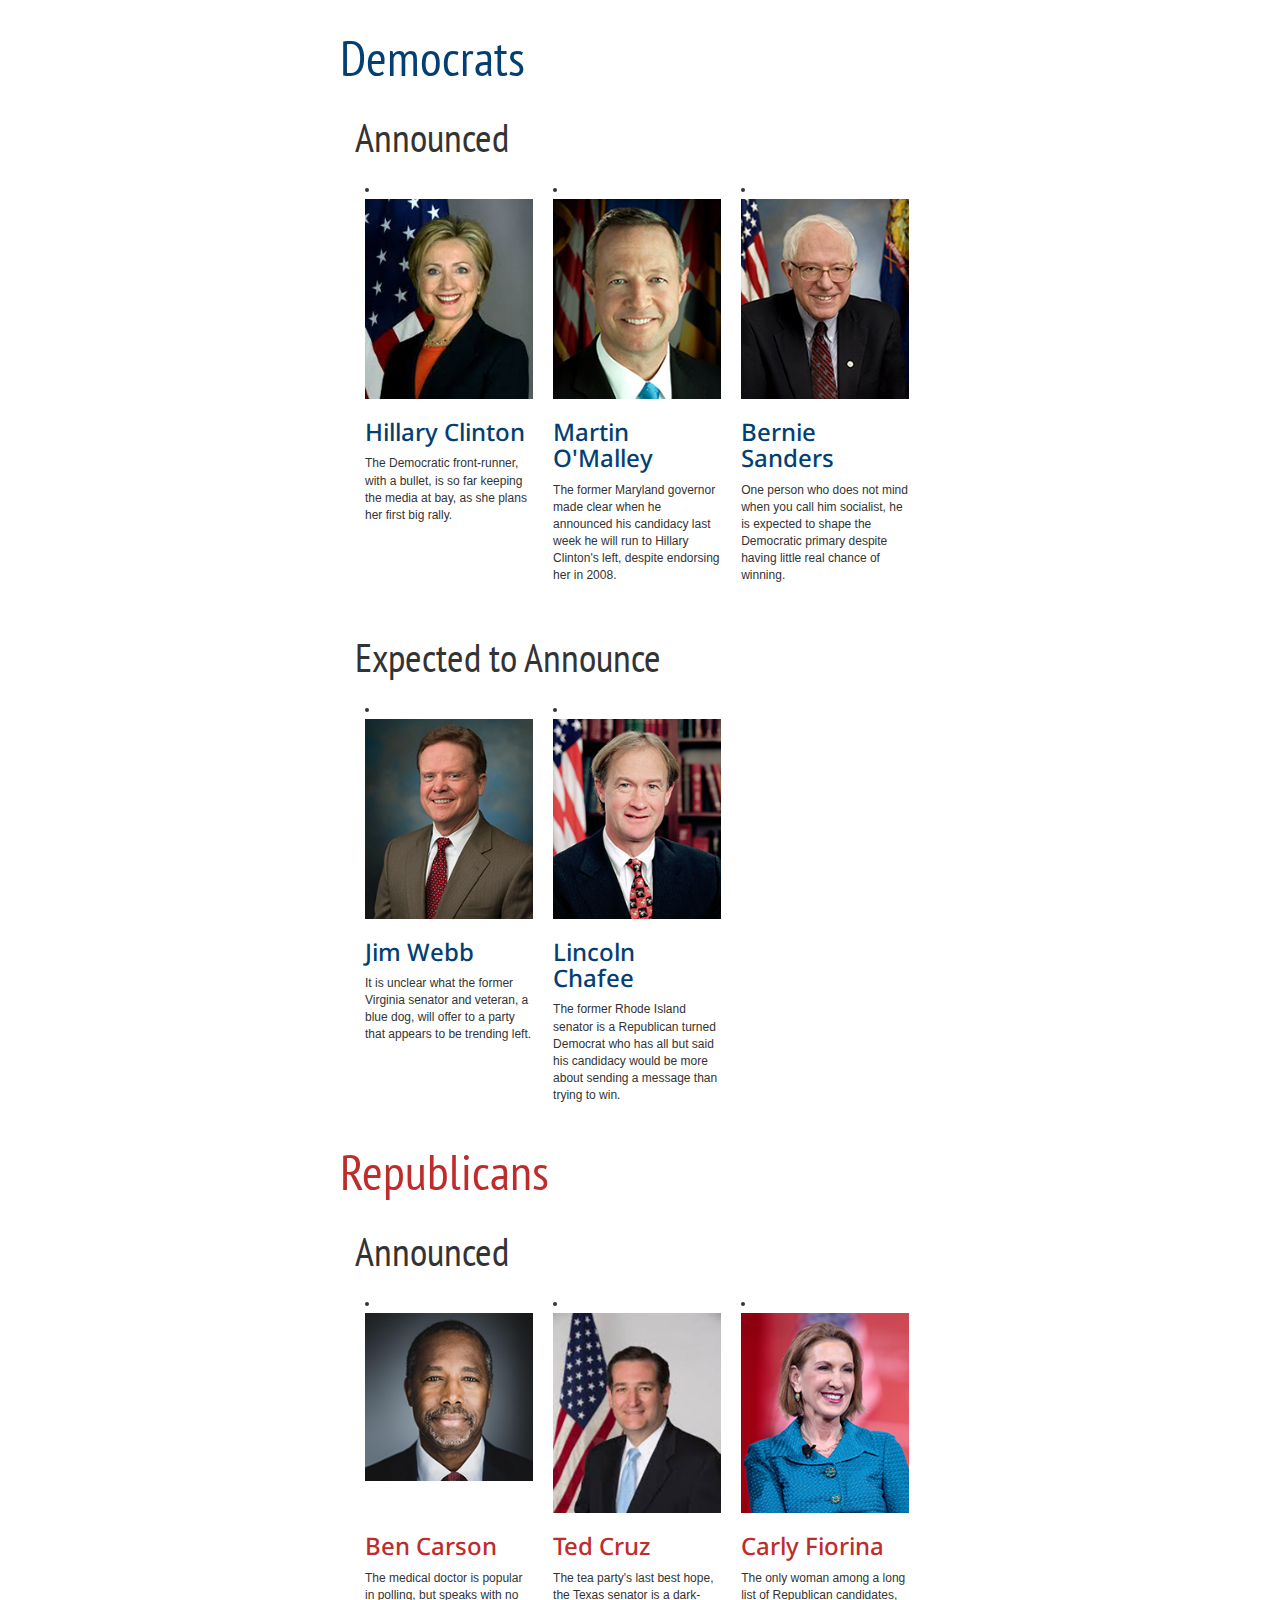
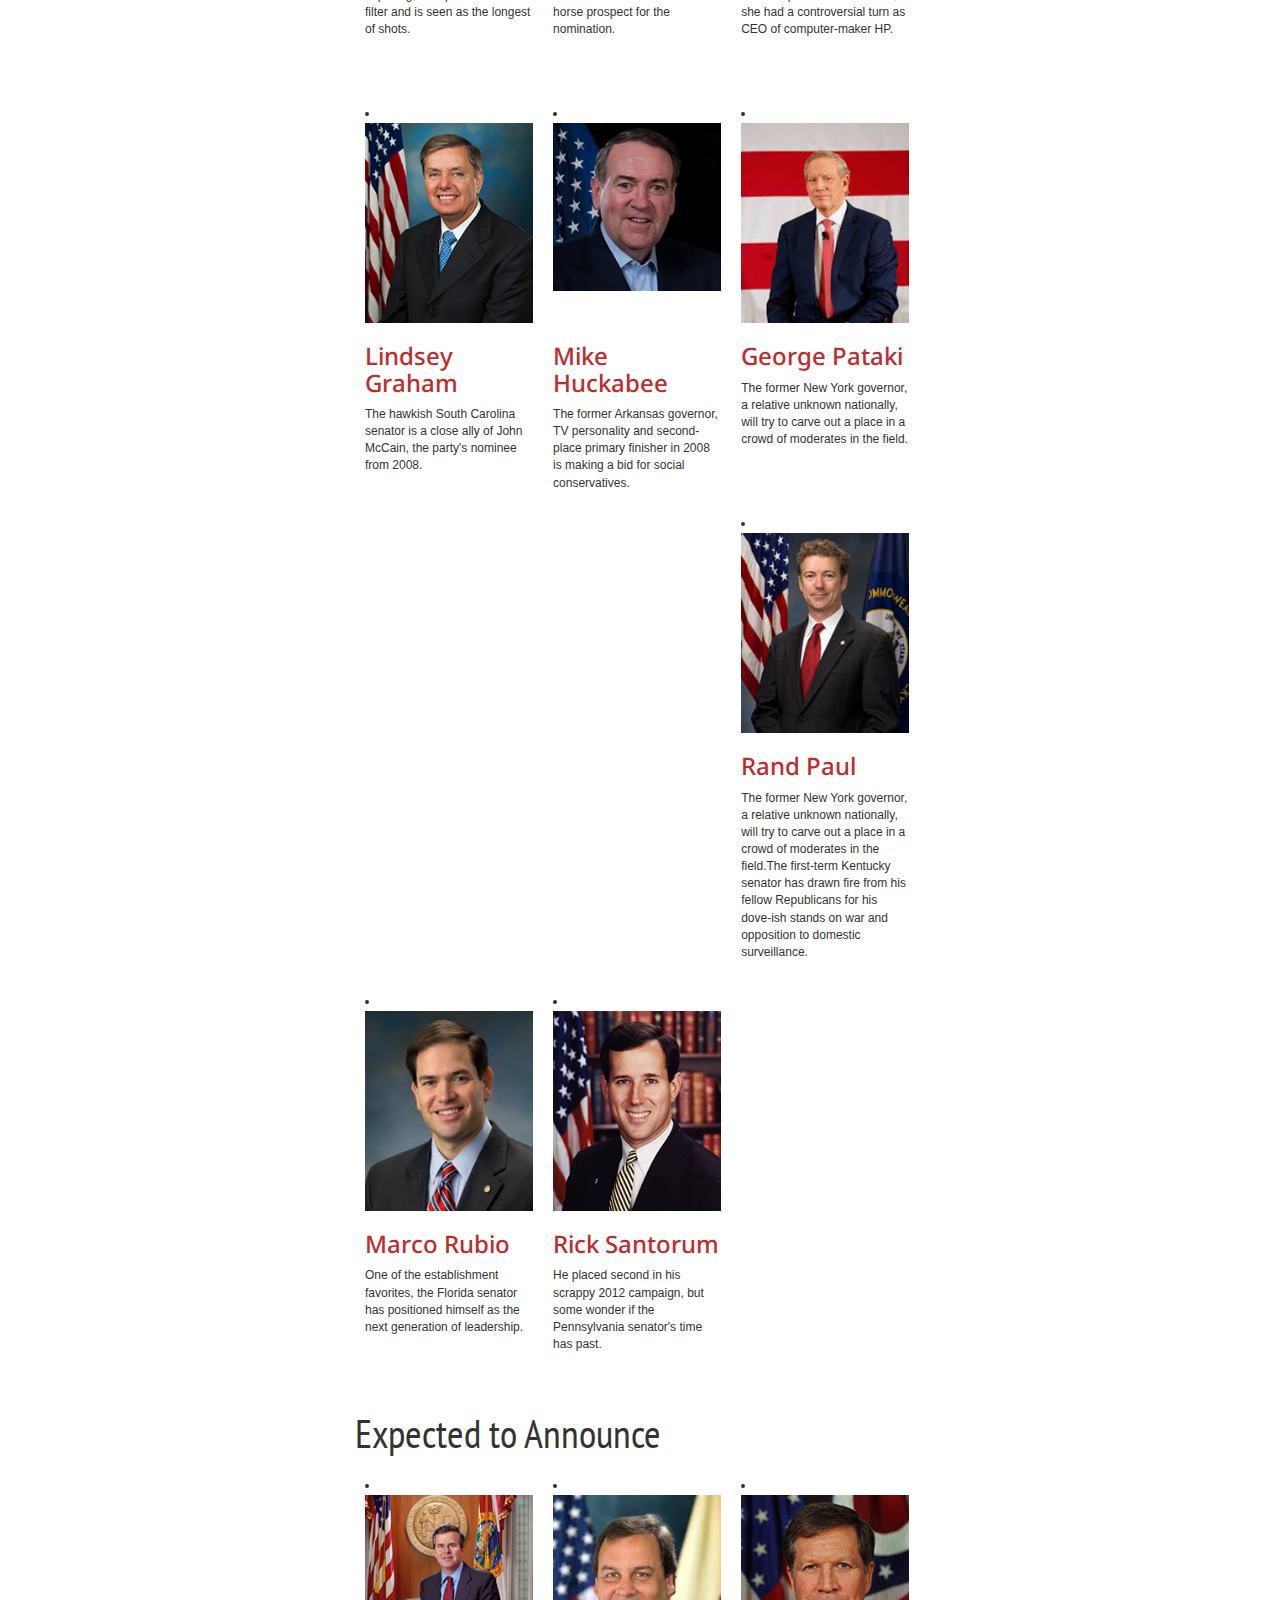
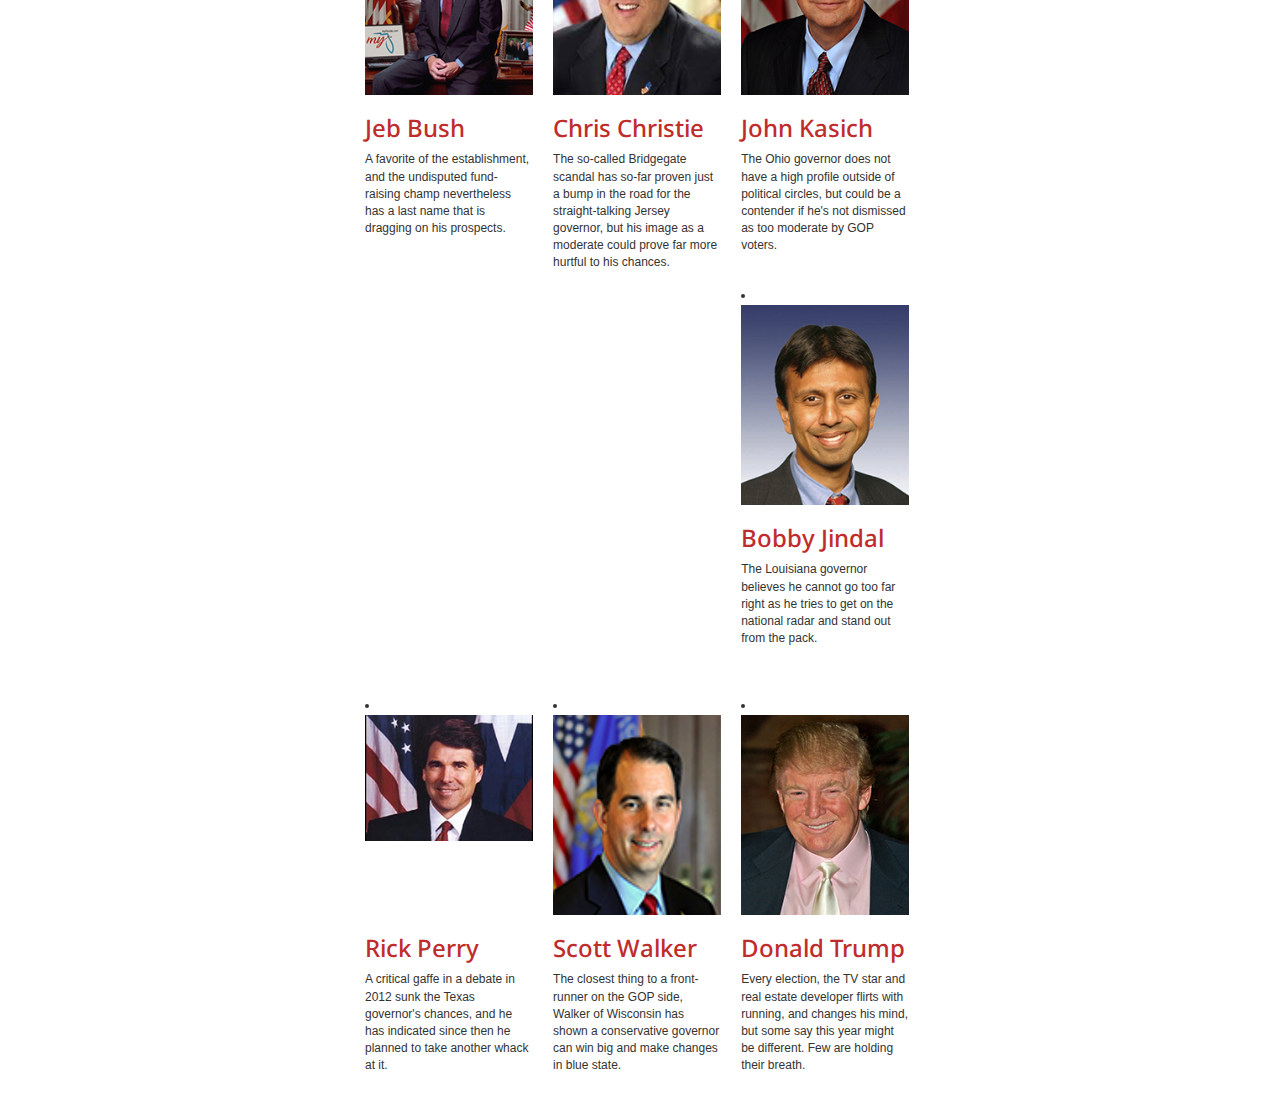
<file: index.html>
<html lang="en">
<head>
  <title>Pres Blog</title>
  <meta charset="utf-8">
  <meta name="viewport" content="width=device-width, initial-scale=1">
  <!--css-->
  <link rel="stylesheet" href="css/bootstrap.min.css">
  <link rel="stylesheet" href="css/style.css">
  <link href="http://fonts.googleapis.com/css?family=PT+Sans+Narrow" rel="stylesheet" type="text/css">
  <link href="http://fonts.googleapis.com/css?family=Droid+Sans" rel="stylesheet" type="text/css">


</head>



  <body>

<div class="container">

<div class="row">

  <h1 style="color: #033f73">Democrats</h1>
  <div class="col-md-12" id="announced">
    <h2>Announced</h2>
    <div class="democrat"></div>
    <div class="foclear"></div>
  </div>

  <div class="col-md-12" id="expected">
    <h2>Expected to Announce</h2>
      <div class="expectedDems"></div>
  </div>
</div>


<div class="row">
  <h1 style="color:#bf2c2c ">Republicans</h1>
  <div class="col-md-12" id="announced">
    <h2>Announced</h2>
      <div class="republican"></div>
  </div>
</div>

<div class="row">
  <div class="col-md-12" id="expected">
    <h2>Expected to Announce</h2>
      <div class="expectedReps"></div>
    </div>
  </div>


</div>



    <!--javascript-->
    <script src="http://code.jquery.com/jquery-1.11.0.min.js"></script>
    <script src="js/bootstrap.min.js"></script>
    <script src="js/dataloaded.js"></script>


  </body>

</html>
</file>
<file: css/style.css>
.container{
  max-width: 600px;
  min-width: 300px;
  margin: 10px auto;
}

p{
  font-size: 12px;
}

h3.dems{
  color: #033f73;
  font-family: 'Droid Sans', cursive;
}

h3.reps{
  color: #bf2c2c;
  font-family: 'Droid Sans', cursive;

}

h1, h2{
  font-family: 'PT Sans Narrow',sans-serif;
  font-size: 50px;
}

h2{
  font-size: 40px;
}

li.dems, li.expectdems, li.reps, li.expectreps{
  width: 33%;
  float: left;
  padding: 10px;
  min-height: 410px;
}

li img{
  width: 100%;

}

.mug{
  height: 200px;
  overflow: hidden;
}

.foclear{
  clear: both;
  height: 10px;
}
</file>
